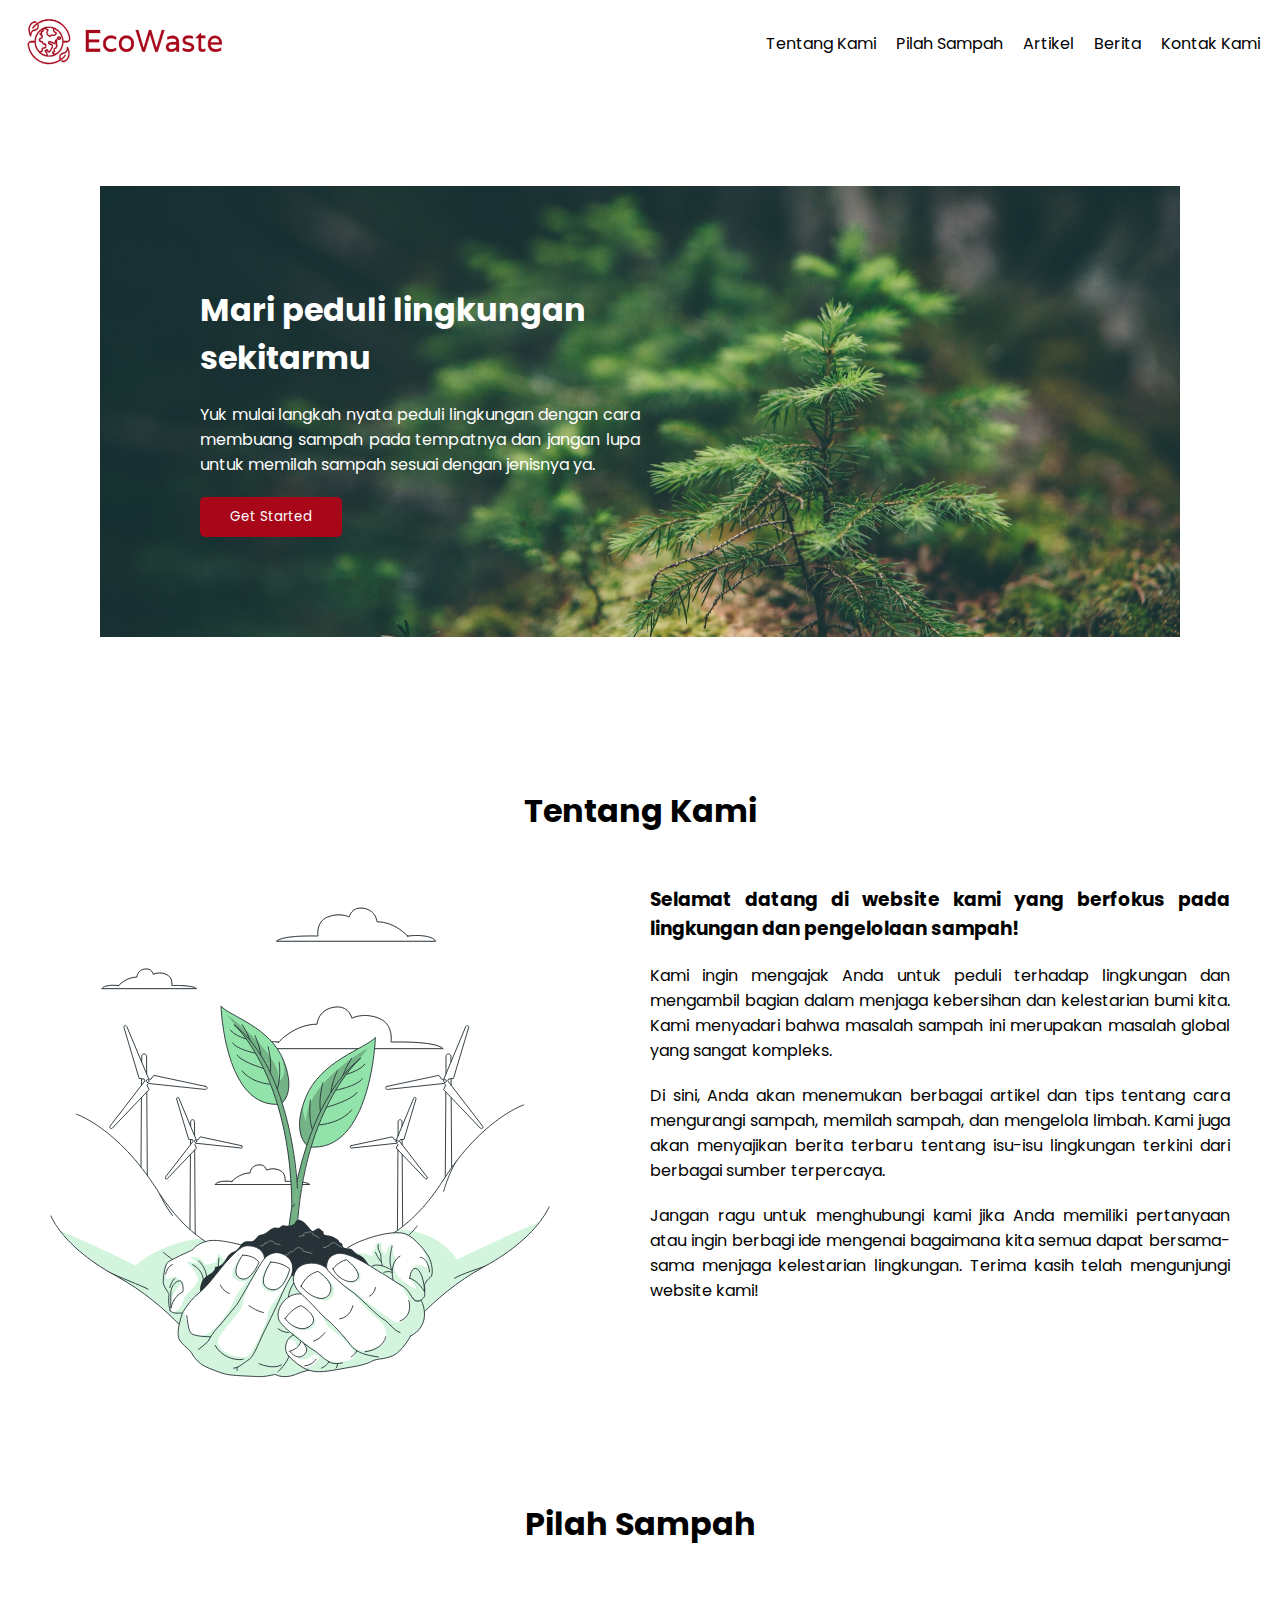
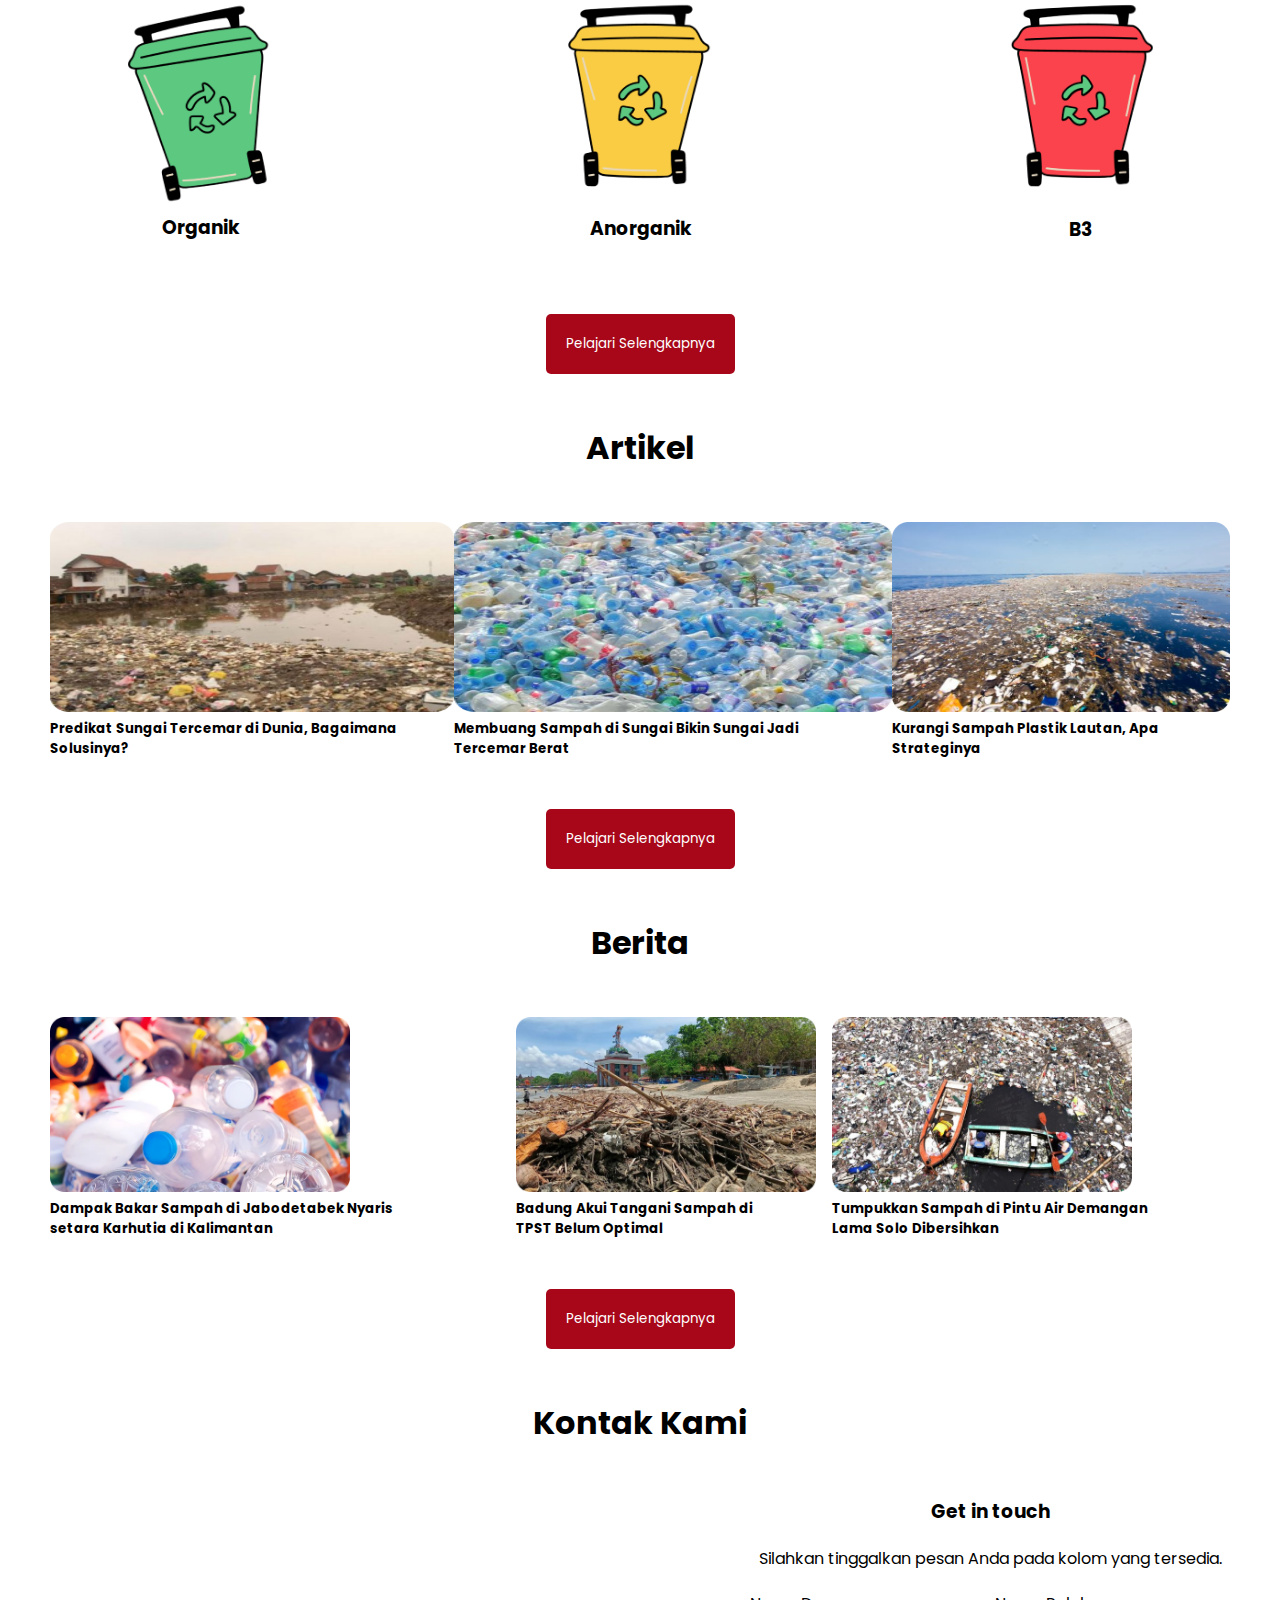
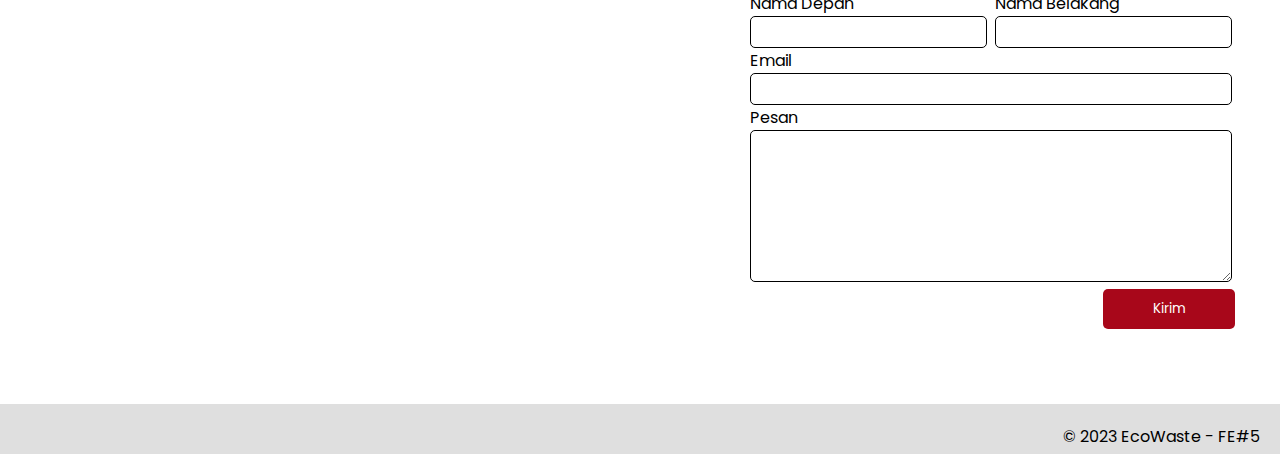
<file: index.html>
<!DOCTYPE html>
<html lang="en">
  <head>
    <meta charset="UTF-8" />
    <meta http-equiv="X-UA-Compatible" content="IE=edge" />
    <meta name="viewport" content="width=device-width, initial-scale=1.0" />
    <title>EcoWaste</title>
    <link
      rel="stylesheet"
      href="https://cdnjs.cloudflare.com/ajax/libs/font-awesome/6.2.1/css/all.min.css"
      integrity="sha512-MV7K8+y+gLIBoVD59lQIYicR65iaqukzvf/nwasF0nqhPay5w/9lJmVM2hMDcnK1OnMGCdVK+iQrJ7lzPJQd1w=="
      crossorigin="anonymous"
      referrerpolicy="no-referrer"
    />
    <link rel="stylesheet" href="./assets/style.css" />
  </head>
  <body>
    <header>
      <!-- Start of Navigation -->
      <nav class="navigation">
        <img src="./assets/image/logo 1.png" alt="Ecowaste Logo" />
        <ul>
          <li><a href="#">Tentang Kami</a></li>
          <li><a href="#">Pilah Sampah</a></li>
          <li><a href="#">Artikel</a></li>
          <li><a href="#">Berita</a></li>
          <li><a href="#">Kontak Kami</a></li>
        </ul>
      </nav>
      <!-- End of Navigation -->

      <!-- Start of Banner -->
      <div class="container-banner">
        <h1>Mari peduli lingkungan sekitarmu</h1>
        <p>
          Yuk mulai langkah nyata peduli lingkungan dengan cara membuang sampah
          pada tempatnya dan jangan lupa untuk memilah sampah sesuai dengan
          jenisnya ya.
        </p>
        <button class="container-banner-btn">Get Started</button>
      </div>
      <!-- End of Banner -->
    </header>

    <main>
      <!-- Start of Tentang Kami -->
      <h1 class="main-title">Tentang Kami</h1>
      <article>
        <section>
          <img src="./assets/image/environment.svg" alt="Environtment/bro" />
        </section>
        <section>
          <h3>
            Selamat datang di website kami yang berfokus pada lingkungan dan
            pengelolaan sampah!
          </h3>
          <p>
            Kami ingin mengajak Anda untuk peduli terhadap lingkungan dan
            mengambil bagian dalam menjaga kebersihan dan kelestarian bumi kita.
            Kami menyadari bahwa masalah sampah ini merupakan masalah global
            yang sangat kompleks.
          </p>
          <p>
            Di sini, Anda akan menemukan berbagai artikel dan tips tentang cara
            mengurangi sampah, memilah sampah, dan mengelola limbah. Kami juga
            akan menyajikan berita terbaru tentang isu-isu lingkungan terkini
            dari berbagai sumber terpercaya.
          </p>

          <p>
            Jangan ragu untuk menghubungi kami jika Anda memiliki pertanyaan
            atau ingin berbagi ide mengenai bagaimana kita semua dapat
            bersama-sama menjaga kelestarian lingkungan. Terima kasih telah
            mengunjungi website kami!
          </p>
        </section>
      </article>
      <!-- End of Tentang Kami -->

      <!-- Start of Pilah Sampah -->
      <h1 class="main-title">Pilah Sampah</h1>
      <article>
        <section class="card">
          <div class="trash-card">
            <img src="./assets/image/organik.png" alt="organik" />
            <h3>Organik</h3>
          </div>

          <div class="trash-card">
            <img src="./assets/image/anorganik.png" alt="anorganik" />
            <h3>Anorganik</h3>
          </div>

          <div class="trash-card">
            <img src="./assets/image/b3.png" alt="B3" />
            <h3>B3</h3>
          </div>
        </section>
      </article>
      <button class="btn">Pelajari Selengkapnya</button>
      <!-- End of Pilah Sampah -->

      <!-- Start of Artikel -->
      <h1 class="main-title">Artikel</h1>
      <article>
        <section class="card">
          <div class="article-card">
            <img src="./assets/image/article-1.png" alt="Article 1" />
            <h5>Predikat Sungai Tercemar di Dunia, Bagaimana Solusinya?</h5>
          </div>

          <div class="article-card">
            <img src="./assets/image/article-2.png" alt="article 2" />
            <h5>Membuang Sampah di Sungai Bikin Sungai Jadi Tercemar Berat</h5>
          </div>

          <div class="article-card">
            <img src="./assets/image/article-3.png" alt="Article 3" />
            <h5>Kurangi Sampah Plastik Lautan, Apa Strateginya</h5>
          </div>
        </section>
      </article>
      <button class="btn">Pelajari Selengkapnya</button>
      <!-- End of Artikel -->

      <!-- Start of Berita -->
      <h1 class="main-title">Berita</h1>
      <article>
        <section class="card">
          <div class="news-card">
            <img src="./assets/image/berita-1.png" alt="Berita 1" />
            <h5>
              Dampak Bakar Sampah di Jabodetabek Nyaris setara Karhutia di
              Kalimantan
            </h5>
          </div>

          <div class="news-card">
            <img src="./assets/image/berita-2.png" alt="Berita 2" />
            <h5>Badung Akui Tangani Sampah di TPST Belum Optimal</h5>
          </div>

          <div class="news-card">
            <img src="./assets/image/berita-3.png" alt="Berita 3" />
            <h5>
              Tumpukkan Sampah di Pintu Air Demangan Lama Solo Dibersihkan
            </h5>
          </div>
        </section>
      </article>
      <button class="btn">Pelajari Selengkapnya</button>
      <!-- End of Berita -->

      <!-- Start of Kontak Kami -->
      <h1 class="main-title">Kontak Kami</h1>
      <article class="contact-us">
        <section>
          <iframe
            src="https://www.google.com/maps/embed?pb=!1m18!1m12!1m3!1d3954.4553399734423!2d111.53941567425453!3d-7.6340815754996285!2m3!1f0!2f0!3f0!3m2!1i1024!2i768!4f13.1!3m3!1m2!1s0x2e79be94b7511f73%3A0x863e1316e7a8da28!2sUniversitas%20PGRI%20Madiun!5e0!3m2!1sen!2sid!4v1681389559832!5m2!1sen!2sid"
            width="600"
            height="450"
            style="border: 0"
            allowfullscreen=""
            loading="lazy"
            referrerpolicy="no-referrer-when-downgrade"
          ></iframe>
        </section>
        <section>
          <h3>Get in touch</h3>
          <p>Silahkan tinggalkan pesan Anda pada kolom yang tersedia.</p>
          <div class="form">
            <div class="form-container">
              <div class="form-group">
                <label> Nama Depan </label>
                <input type="text" />
              </div>

              <div class="form-group">
                <label> Nama Belakang </label>
                <input type="text" />
              </div>
            </div>

            <div class="form-group">
              <label> Email </label>
              <input type="email" />
            </div>

            <div class="form-group">
              <label>Pesan</label>
              <textarea></textarea>
            </div>
            <button class="btn-kirim">Kirim</button>
          </div>
        </section>
      </article>
      <!-- End of Kontak Kami -->

      <!-- Start of Footer -->
      <footer>
        <p>&copy; 2023 EcoWaste - FE#5</p>
      </footer>
      <!-- End of Footer -->
    </main>
  </body>
</html>
</file>
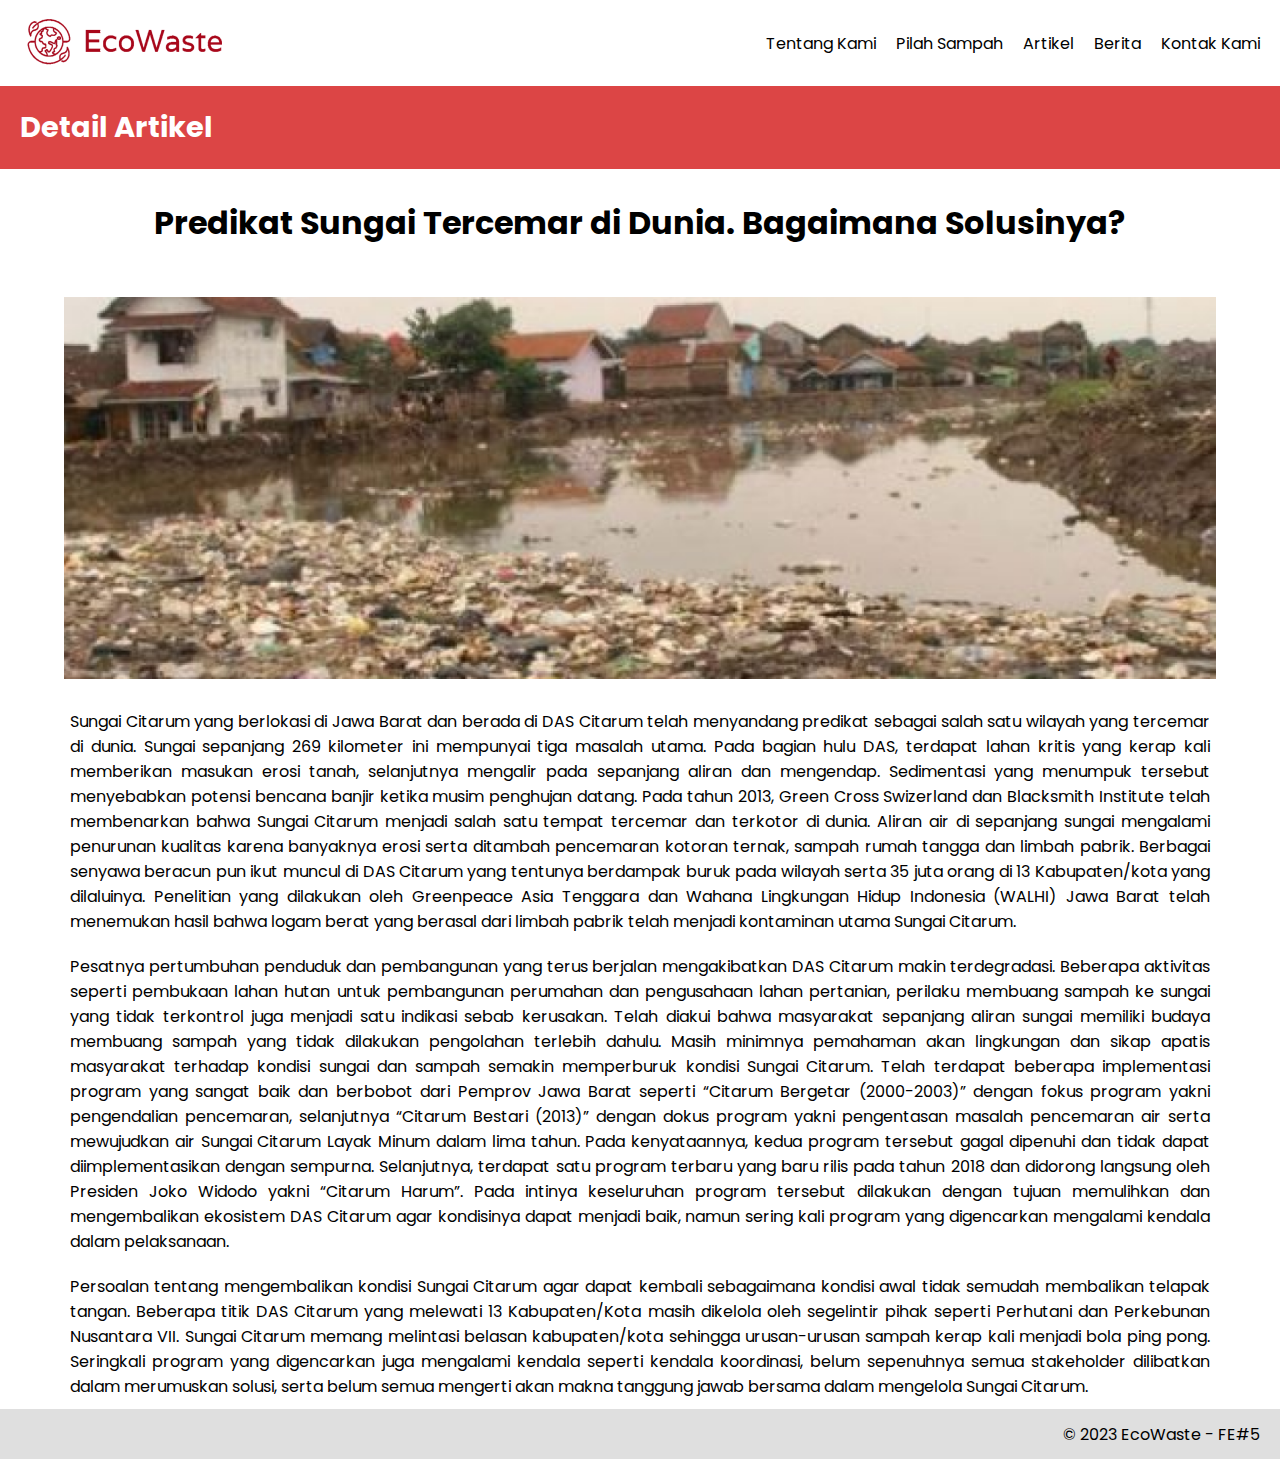
<file: article.html>
<!DOCTYPE html>
<html lang="en">
  <head>
    <meta charset="UTF-8" />
    <meta http-equiv="X-UA-Compatible" content="IE=edge" />
    <meta name="viewport" content="width=device-width, initial-scale=1.0" />
    <title>EcoWaste</title>
    <link
      rel="stylesheet"
      href="https://cdnjs.cloudflare.com/ajax/libs/font-awesome/6.2.1/css/all.min.css"
      integrity="sha512-MV7K8+y+gLIBoVD59lQIYicR65iaqukzvf/nwasF0nqhPay5w/9lJmVM2hMDcnK1OnMGCdVK+iQrJ7lzPJQd1w=="
      crossorigin="anonymous"
      referrerpolicy="no-referrer"
    />
    <link rel="stylesheet" href="./assets/style-article.css" />
  </head>
  <body>
    <header>
      <nav class="navigation">
        <img src="./assets/image/logo 1.png" alt="Ecowaste Logo" />
        <ul>
          <li><a href="#">Tentang Kami</a></li>
          <li><a href="#">Pilah Sampah</a></li>
          <li><a href="#">Artikel</a></li>
          <li><a href="#">Berita</a></li>
          <li><a href="#">Kontak Kami</a></li>
        </ul>
      </nav>

      <div class="header-banner">
        <p>Detail Artikel</p>
      </div>
    </header>

    <main>
      <h1>Predikat Sungai Tercemar di Dunia. Bagaimana Solusinya?</h1>

      <img src="./assets/image/detail-berita.png" alt="Detail Berita" />

      <p>
        Sungai Citarum yang berlokasi di Jawa Barat dan berada di DAS Citarum
        telah menyandang predikat sebagai salah satu wilayah yang tercemar di
        dunia. Sungai sepanjang 269 kilometer ini mempunyai tiga masalah utama.
        Pada bagian hulu DAS, terdapat lahan kritis yang kerap kali memberikan
        masukan erosi tanah, selanjutnya mengalir pada sepanjang aliran dan
        mengendap. Sedimentasi yang menumpuk tersebut menyebabkan potensi
        bencana banjir ketika musim penghujan datang. Pada tahun 2013, Green
        Cross Swizerland dan Blacksmith Institute telah membenarkan bahwa Sungai
        Citarum menjadi salah satu tempat tercemar dan terkotor di dunia. Aliran
        air di sepanjang sungai mengalami penurunan kualitas karena banyaknya
        erosi serta ditambah pencemaran kotoran ternak, sampah rumah tangga dan
        limbah pabrik. Berbagai senyawa beracun pun ikut muncul di DAS Citarum
        yang tentunya berdampak buruk pada wilayah serta 35 juta orang di 13
        Kabupaten/kota yang dilaluinya. Penelitian yang dilakukan oleh
        Greenpeace Asia Tenggara dan Wahana Lingkungan Hidup Indonesia (WALHI)
        Jawa Barat telah menemukan hasil bahwa logam berat yang berasal dari
        limbah pabrik telah menjadi kontaminan utama Sungai Citarum.
      </p>

      <p>
        Pesatnya pertumbuhan penduduk dan pembangunan yang terus berjalan
        mengakibatkan DAS Citarum makin terdegradasi. Beberapa aktivitas seperti
        pembukaan lahan hutan untuk pembangunan perumahan dan pengusahaan lahan
        pertanian, perilaku membuang sampah ke sungai yang tidak terkontrol juga
        menjadi satu indikasi sebab kerusakan. Telah diakui bahwa masyarakat
        sepanjang aliran sungai memiliki budaya membuang sampah yang tidak
        dilakukan pengolahan terlebih dahulu. Masih minimnya pemahaman akan
        lingkungan dan sikap apatis masyarakat terhadap kondisi sungai dan
        sampah semakin memperburuk kondisi Sungai Citarum. Telah terdapat
        beberapa implementasi program yang sangat baik dan berbobot dari Pemprov
        Jawa Barat seperti “Citarum Bergetar (2000-2003)” dengan fokus program
        yakni pengendalian pencemaran, selanjutnya “Citarum Bestari (2013)”
        dengan dokus program yakni pengentasan masalah pencemaran air serta
        mewujudkan air Sungai Citarum Layak Minum dalam lima tahun. Pada
        kenyataannya, kedua program tersebut gagal dipenuhi dan tidak dapat
        diimplementasikan dengan sempurna. Selanjutnya, terdapat satu program
        terbaru yang baru rilis pada tahun 2018 dan didorong langsung oleh
        Presiden Joko Widodo yakni “Citarum Harum”. Pada intinya keseluruhan
        program tersebut dilakukan dengan tujuan memulihkan dan mengembalikan
        ekosistem DAS Citarum agar kondisinya dapat menjadi baik, namun sering
        kali program yang digencarkan mengalami kendala dalam pelaksanaan.
      </p>

      <p>
        Persoalan tentang mengembalikan kondisi Sungai Citarum agar dapat
        kembali sebagaimana kondisi awal tidak semudah membalikan telapak
        tangan. Beberapa titik DAS Citarum yang melewati 13 Kabupaten/Kota masih
        dikelola oleh segelintir pihak seperti Perhutani dan Perkebunan
        Nusantara VII. Sungai Citarum memang melintasi belasan kabupaten/kota
        sehingga urusan-urusan sampah kerap kali menjadi bola ping pong.
        Seringkali program yang digencarkan juga mengalami kendala seperti
        kendala koordinasi, belum sepenuhnya semua stakeholder dilibatkan dalam
        merumuskan solusi, serta belum semua mengerti akan makna tanggung jawab
        bersama dalam mengelola Sungai Citarum.
      </p>
    </main>

    <footer>
      <p>&copy; 2023 EcoWaste - FE#5</p>
    </footer>
  </body>
</html>
</file>
<file: assets/style.css>
@import url("https://fonts.googleapis.com/css2?family=Poppins:wght@100;200;300;400;500&display=swap");

* {
  padding: 0;
  margin: 0;
  font-family: "Poppins", "Roboto", sans-serif;
  /* border: 1px solid red; */
}

.navigation {
  display: flex;
  align-items: center;
  justify-content: space-between;
}

.navigation ul {
  display: flex;
  list-style: none;
}

.navigation ul li {
  margin-right: 20px;
}

.navigation ul a {
  color: black;
  text-decoration: none;
}

.container-banner {
  color: white;
  padding: 100px;
  margin: 100px;
  background-image: url("./image/backround-img.png");
  object-position: center;
}

.container-banner p,
.container-banner h1 {
  width: 50%;
  margin-bottom: 20px;
}

.container-banner p {
  text-align: justify;
}

.container-banner-btn {
  padding: 10px 30px;
  border-radius: 5px;
  border: none;
  color: white;
  background-color: #a8071a;
}

main {
  display: flex;
  flex-direction: column;
}

.main-title {
  margin-top: 50px;
  text-align: center;
}

main article {
  display: flex;
}

main article section {
  padding: 50px;
}

main article section img {
  width: 500px;
}

main article section h3,
main article section p {
  text-align: justify;
  margin-bottom: 20px;
}

.card {
  width: 100%;
  display: flex;
  margin: 0 auto;
  align-items: center;
  justify-content: space-between;
}

.trash-card img {
  height: auto;
  width: 300px;
}

.trash-card h3 {
  text-align: center;
}

.btn {
  padding: 20px;
  border-radius: 5px;
  border: none;
  color: white;
  background-color: #a8071a;

  margin: auto;
}

.article-card img {
  max-height: 190px;
  /* object-fit: contain; */
  /* object-position: center; */
  /* max-width: 400px; */
  width: 100%;
}

.article-card h5 {
  width: 90%;
}

.news-card img {
  object-fit: cover;
  max-height: 190px;
  /* width: 100%; */
  max-width: 300px;
}

.news-card h5 {
  width: 80%;
}

.contact-us h3,
.contact-us p {
  text-align: center;
}

.form-group {
  width: 100%;
}

.form-group:nth-child(1) {
  margin-right: 10px;
}

.form-container {
  display: flex;
}

.form-group input,
.form-group textarea {
  width: 100%;
  height: 30px;
  border-radius: 5px;
  border: 1px solid black;
}

.form-group textarea {
  height: 150px;
}

footer {
  background-color: #dfdfdf;
  height: 50px;
}

footer p {
  margin-top: 20px;
  margin-right: 20px;
  text-align: right;
}

.btn-kirim {
  position: absolute;
  right: 45px;
  padding: 10px 50px;
  border-radius: 5px;
  border: none;
  color: white;
  background-color: #a8071a;

  margin: auto;
}
</file>
<file: assets/style-article.css>
@import url("https://fonts.googleapis.com/css2?family=Poppins:wght@100;200;300;400;500&display=swap");

* {
  padding: 0;
  margin: 0;
  font-family: "Poppins", "Roboto", sans-serif;
  /* border: 1px solid red; */
}

.navigation {
  display: flex;
  align-items: center;
  justify-content: space-between;
}

.navigation ul {
  display: flex;
  list-style: none;
}

.navigation ul li {
  margin-right: 20px;
}

.navigation ul a {
  color: black;
  text-decoration: none;
}

.header-banner {
  color: white;
  font-weight: bold;
  font-size: 1.8rem;
  background-color: #dc4545;

  padding: 20px;
}

main {
  display: flex;
  flex-direction: column;
}

main h1 {
  text-align: center;
  margin: 30px auto;
}

main img {
  width: 90%;
  margin: 20px auto;
}

main p {
  padding: 10px 70px;
  text-align: justify;
}

footer {
  background-color: #dfdfdf;
  height: 50px;
  display: flex;
  align-items: center;
  justify-content: end;
}

footer p {
  margin-right: 20px;
}
</file>
